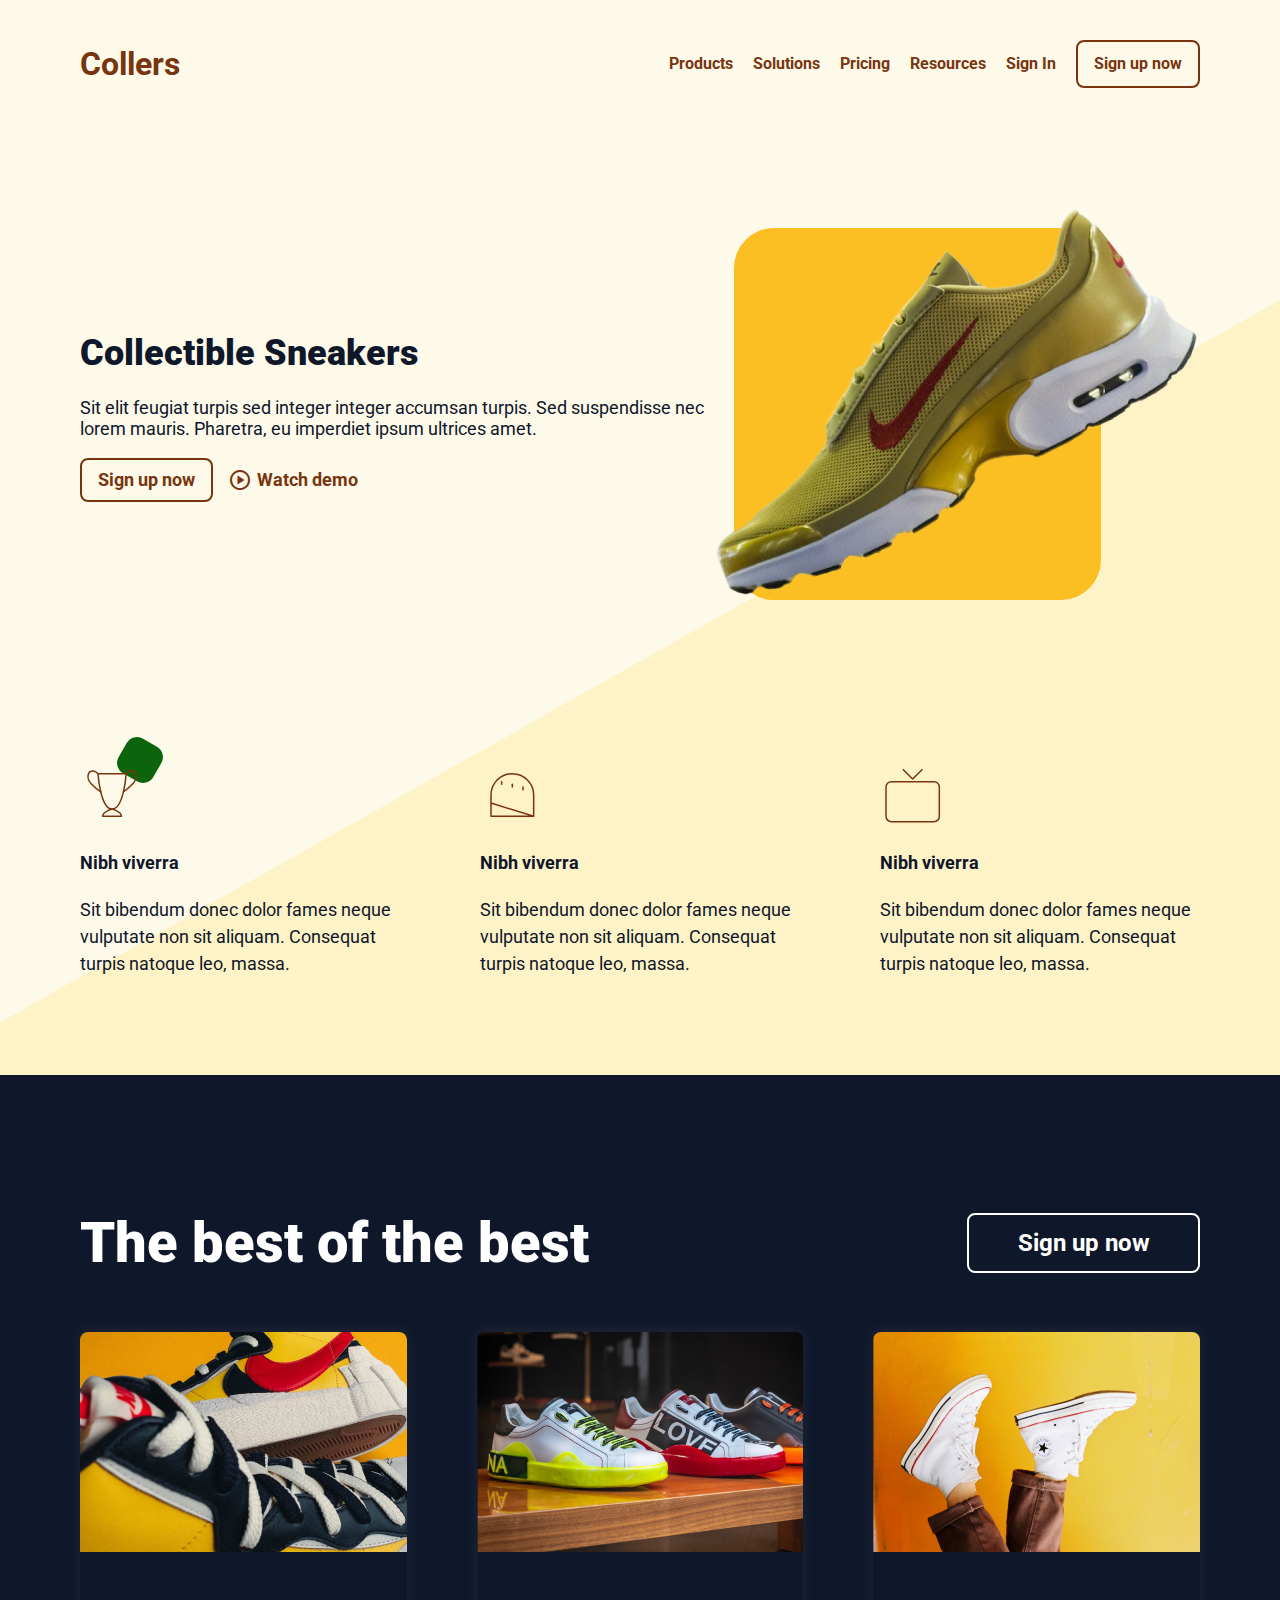
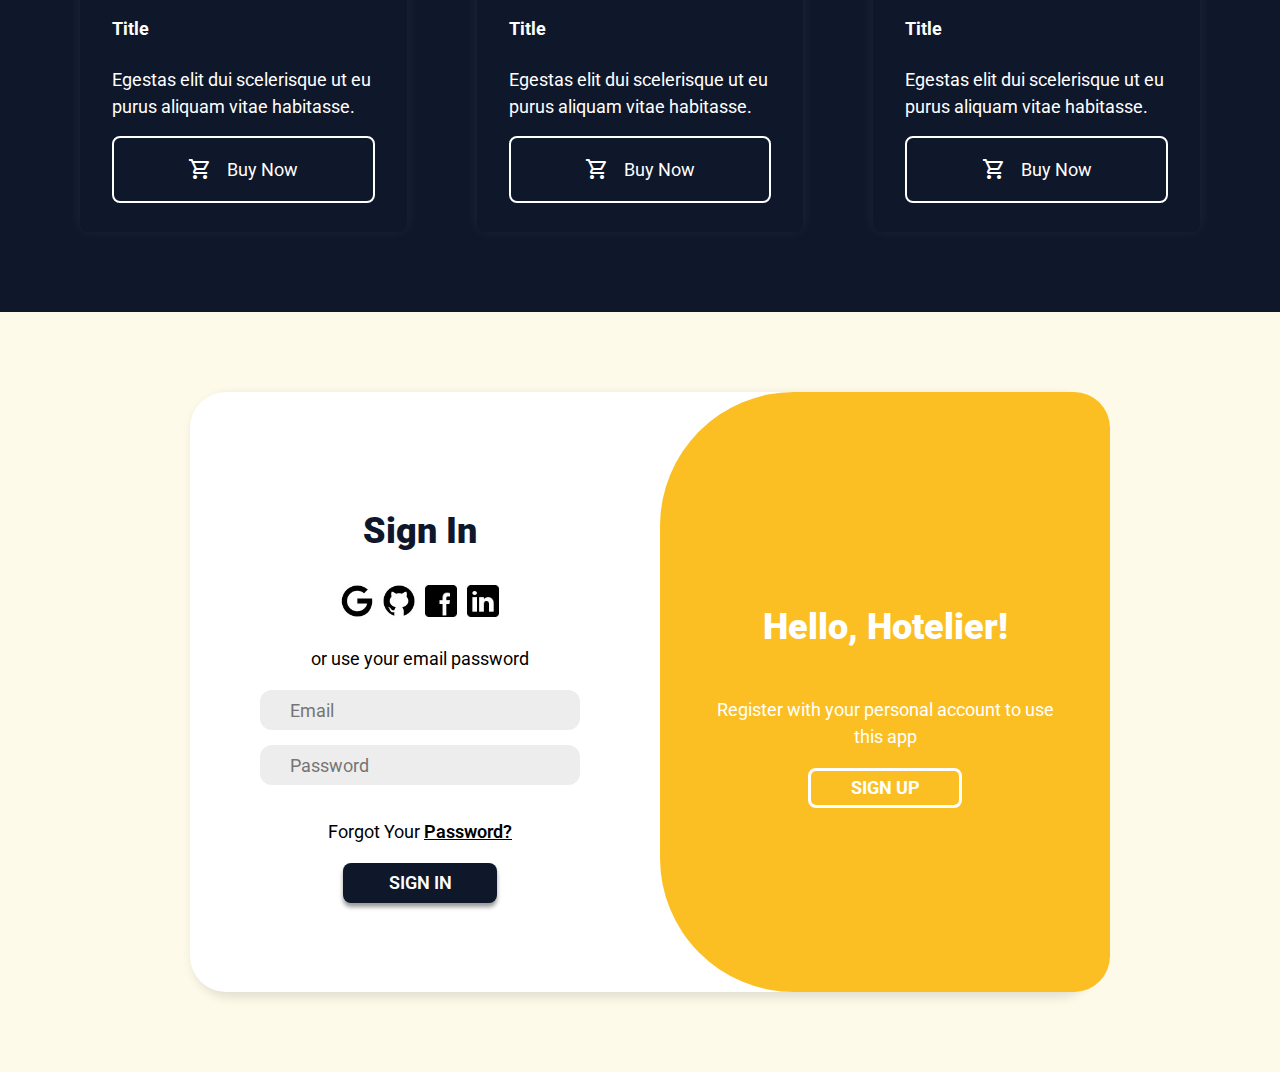
<file: index.html>
<!DOCTYPE html>
<html lang="en">
  <head>
    <meta charset="UTF-8" />
    <meta name="viewport" content="width=device-width, initial-scale=1.0" />
    <!-- <link
      rel="stylesheet"
      href="https://cdnjs.cloudflare.com/ajax/libs/remixicon/4.2.0/remixicon.min.css"
    /> -->
    <link rel="preconnect" href="https://fonts.googleapis.com" />
    <link rel="preconnect" href="https://fonts.gstatic.com" crossorigin />
    <link
      href="https://fonts.googleapis.com/css2?family=Roboto:wght@400;700;900&display=swap"
      rel="stylesheet"
    />
    <link
      rel="stylesheet"
      href="https://fonts.googleapis.com/css2?family=Material+Symbols+Outlined:opsz,wght,FILL,GRAD@24,400,0,0"
    />
    <link rel="stylesheet" href="./landing pages/css/normalize.css" />
    <link rel="stylesheet" href="./landing pages/css/landstyles.css" />
    <title>Collectible Sneakers</title>
  </head>
  <body>
    <img class="bgrect" src="./landing pages/images/Rectangle 31.png" alt="" />
    <nav class="header">
      <div class="logo"><a href="#">Collers</a></div>
      <div class="linksnbtn">
        <ul class="links">
          <li><a href="#">Products</a></li>
          <li><a href="#">Solutions</a></li>
          <li><a href="#">Pricing</a></li>
          <li><a href="#">Resources</a></li>
          <li><a href="#sect">Sign In</a></li>
          <li class="linkbtn1"><a href="#">Sign up now</a></li>
        </ul>
      </div>
    </nav>
    <!-- HERO SECTION -->
    <section class="herosec">
      <div class="col1">
        <h1>Collectible Sneakers</h1>
        <p>
          Sit elit feugiat turpis sed integer integer accumsan turpis. Sed
          suspendisse nec lorem mauris. Pharetra, eu imperdiet ipsum ultrices
          amet.
        </p>
        <div class="btns">
          <a href="#" class="col1btnlk">
            <div class="sign">Sign up now</div>
          </a>
          <a href="https://www.youtube.com" target="_blank" class="col1btnlk2">
            <div class="watch">
              <span class="material-symbols-outlined"> play_circle </span>Watch
              demo
            </div>
          </a>
        </div>
      </div>
      <div class="col2">
        <div class="gold">&nbsp;</div>
        <img src="landing pages/images/Foot.png" alt="" />
      </div>
    </section>
    <section class="vectsec">
      <div class="vectxt1">
        <div class="rect1">&nbsp;</div>
        <img src="./landing pages/images/trophy.svg" alt="trophy" />
        <h4>Nibh viverra</h4>
        <p>
          Sit bibendum donec dolor fames neque vulputate non sit aliquam.
          Consequat turpis natoque leo, massa.
        </p>
      </div>
      <div class="vectxt1">
        <img src="landing pages/images/tunnel.svg" alt="trophy" />
        <h4>Nibh viverra</h4>
        <p>
          Sit bibendum donec dolor fames neque vulputate non sit aliquam.
          Consequat turpis natoque leo, massa.
        </p>
      </div>
      <div class="vectxt1">
        <img src="landing pages/images/tv.svg" alt="trophy" />
        <h4>Nibh viverra</h4>
        <p>
          Sit bibendum donec dolor fames neque vulputate non sit aliquam.
          Consequat turpis natoque leo, massa.
        </p>
      </div>
    </section>
    <section class="backlit">
      <div class="txt">
        <h2>The best of the best</h2>
        <div class="btnlink"><a href="#">Sign up now</a></div>
      </div>
      <div class="cards">
        <div class="cd1">
          <div class="img"><img src="landing pages/images/pic1.png" alt="foot1" /></div>
          <div class="descr">
            <h4>Title</h4>
            <p>
              Egestas elit dui scelerisque ut eu purus aliquam vitae habitasse.
            </p>
          </div>
          <div class="cdbtn">
            <a href="#">
              <span class="material-symbols-outlined"> shopping_cart </span>
              <p>Buy Now</p>
            </a>
          </div>
        </div>
        <div class="cd1">
          <div class="img"><img src="./landing pages/images/pic2.png" alt="foot1" /></div>
          <div class="descr">
            <h4>Title</h4>
            <p>
              Egestas elit dui scelerisque ut eu purus aliquam vitae habitasse.
            </p>
          </div>
          <div class="cdbtn">
            <a href="#">
              <span class="material-symbols-outlined"> shopping_cart </span>
              <p>Buy Now</p>
            </a>
          </div>
        </div>
        <div class="cd1">
          <div class="img"><img src="./landing pages/images/pic3.png" alt="foot1" /></div>
          <div class="descr">
            <h4>Title</h4>
            <p>
              Egestas elit dui scelerisque ut eu purus aliquam vitae habitasse.
            </p>
          </div>
          <div class="cdbtn">
            <a href="#">
              <span class="material-symbols-outlined"> shopping_cart </span>
              <p>Buy Now</p>
            </a>
          </div>
        </div>
    </section>

    <!-- ==========================SIGNING PAGE================ -->
    <div class="sect" id="sect">
      <section class="loginpage">
        <div class="signin">
          <form action="">
            <h1>Sign In</h1>
            <div class="images">
              <img src="images/gog.jpeg" alt="" />
              <img src="images/git.jpeg" alt="" />
              <img src="images/fb.jpeg" alt="" />
              <img src="images/in.jpeg" alt="" />
            </div>
            <p>or use your email password</p>
              <!-- <div class="inputgroup"> -->
              <input type="email" placeholder="Email" />
              <input type="password" placeholder="Password" minlength="4" maxlength="12"/>
              <p>Forgot Your <a href="#">Password?</a></p>
              <button type="submit">SIGN IN</button>
              <!-- </div> -->
            </form>
          </div>
          <div class="helloside">
            <h1 style="color: #fff;">Hello, Hotelier!</h1>
            <p>Register with your personal account to use <br />this app</p>
            <button type="submit">SIGN UP</button>
          </div>
        </div>
      </section>
    </div>
  </body>
</html>
</file>
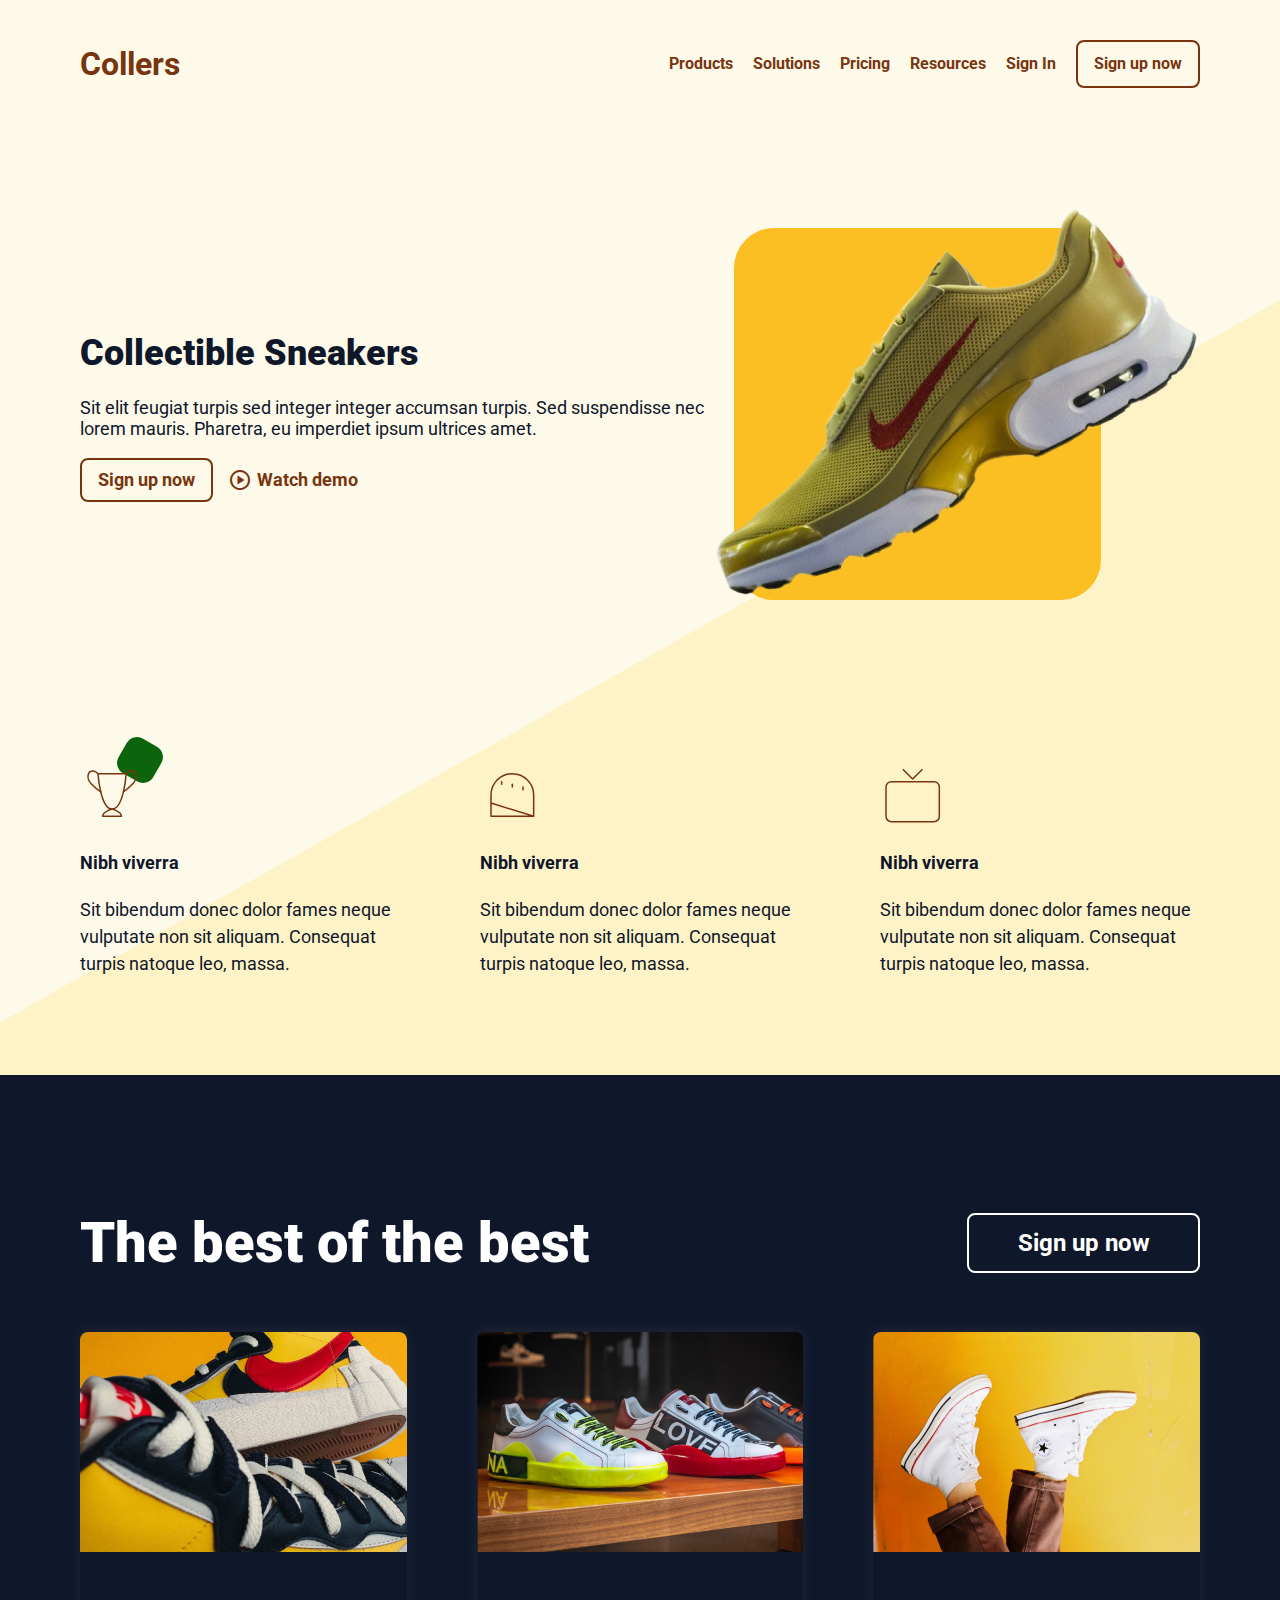
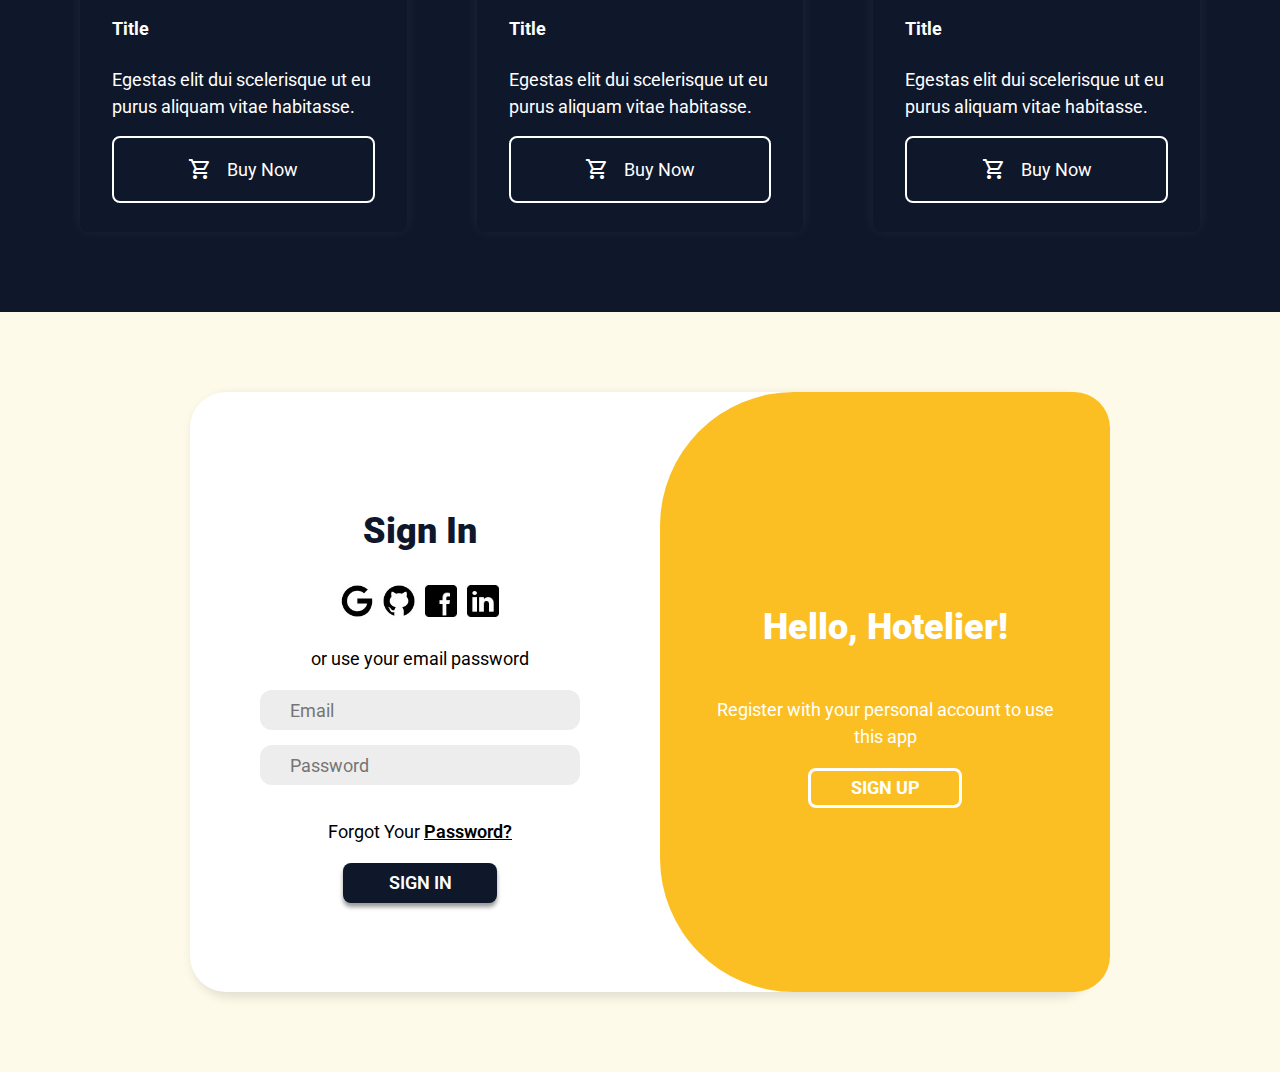
<file: landing pages/index.html>
<!DOCTYPE html>
<html lang="en">
  <head>
    <meta charset="UTF-8" />
    <meta name="viewport" content="width=device-width, initial-scale=1.0" />
    <!-- <link
      rel="stylesheet"
      href="https://cdnjs.cloudflare.com/ajax/libs/remixicon/4.2.0/remixicon.min.css"
    /> -->
    <link rel="preconnect" href="https://fonts.googleapis.com" />
    <link rel="preconnect" href="https://fonts.gstatic.com" crossorigin />
    <link
      href="https://fonts.googleapis.com/css2?family=Roboto:wght@400;700;900&display=swap"
      rel="stylesheet"
    />
    <link
      rel="stylesheet"
      href="https://fonts.googleapis.com/css2?family=Material+Symbols+Outlined:opsz,wght,FILL,GRAD@24,400,0,0"
    />
    <link rel="stylesheet" href="css/normalize.css" />
    <link rel="stylesheet" href="css/landstyles.css" />
    <title>Collectible Sneakers</title>
  </head>
  <body>
    <img class="bgrect" src="images/Rectangle 31.png" alt="" />
    <nav class="header">
      <div class="logo"><a href="#">Collers</a></div>
      <div class="linksnbtn">
        <ul class="links">
          <li><a href="#">Products</a></li>
          <li><a href="#">Solutions</a></li>
          <li><a href="#">Pricing</a></li>
          <li><a href="#">Resources</a></li>
          <li><a href="#sect">Sign In</a></li>
          <li class="linkbtn1"><a href="#">Sign up now</a></li>
        </ul>
      </div>
    </nav>
    <!-- HERO SECTION -->
    <section class="herosec">
      <div class="col1">
        <h1>Collectible Sneakers</h1>
        <p>
          Sit elit feugiat turpis sed integer integer accumsan turpis. Sed
          suspendisse nec lorem mauris. Pharetra, eu imperdiet ipsum ultrices
          amet.
        </p>
        <div class="btns">
          <a href="#" class="col1btnlk">
            <div class="sign">Sign up now</div>
          </a>
          <a href="https://www.youtube.com" target="_blank" class="col1btnlk2">
            <div class="watch">
              <span class="material-symbols-outlined"> play_circle </span>Watch
              demo
            </div>
          </a>
        </div>
      </div>
      <div class="col2">
        <div class="gold">&nbsp;</div>
        <img src="images/Foot.png" alt="" />
      </div>
    </section>
    <section class="vectsec">
      <div class="vectxt1">
        <div class="rect1">&nbsp;</div>
        <img src="images/trophy.svg" alt="trophy" />
        <h4>Nibh viverra</h4>
        <p>
          Sit bibendum donec dolor fames neque vulputate non sit aliquam.
          Consequat turpis natoque leo, massa.
        </p>
      </div>
      <div class="vectxt1">
        <img src="images/tunnel.svg" alt="trophy" />
        <h4>Nibh viverra</h4>
        <p>
          Sit bibendum donec dolor fames neque vulputate non sit aliquam.
          Consequat turpis natoque leo, massa.
        </p>
      </div>
      <div class="vectxt1">
        <img src="images/tv.svg" alt="trophy" />
        <h4>Nibh viverra</h4>
        <p>
          Sit bibendum donec dolor fames neque vulputate non sit aliquam.
          Consequat turpis natoque leo, massa.
        </p>
      </div>
    </section>
    <section class="backlit">
      <div class="txt">
        <h2>The best of the best</h2>
        <div class="btnlink"><a href="#">Sign up now</a></div>
      </div>
      <div class="cards">
        <div class="cd1">
          <div class="img"><img src="images/pic1.png" alt="foot1" /></div>
          <div class="descr">
            <h4>Title</h4>
            <p>
              Egestas elit dui scelerisque ut eu purus aliquam vitae habitasse.
            </p>
          </div>
          <div class="cdbtn">
            <a href="#">
              <span class="material-symbols-outlined"> shopping_cart </span>
              <p>Buy Now</p>
            </a>
          </div>
        </div>
        <div class="cd1">
          <div class="img"><img src="images/pic2.png" alt="foot1" /></div>
          <div class="descr">
            <h4>Title</h4>
            <p>
              Egestas elit dui scelerisque ut eu purus aliquam vitae habitasse.
            </p>
          </div>
          <div class="cdbtn">
            <a href="#">
              <span class="material-symbols-outlined"> shopping_cart </span>
              <p>Buy Now</p>
            </a>
          </div>
        </div>
        <div class="cd1">
          <div class="img"><img src="images/pic3.png" alt="foot1" /></div>
          <div class="descr">
            <h4>Title</h4>
            <p>
              Egestas elit dui scelerisque ut eu purus aliquam vitae habitasse.
            </p>
          </div>
          <div class="cdbtn">
            <a href="#">
              <span class="material-symbols-outlined"> shopping_cart </span>
              <p>Buy Now</p>
            </a>
          </div>
        </div>
    </section>

    <!-- ==========================SIGNING PAGE================ -->
    <div class="sect" id="sect">
      <section class="loginpage">
        <div class="signin">
          <form action="">
            <h1>Sign In</h1>
            <div class="images">
              <img src="images/gog.jpeg" alt="" />
              <img src="images/git.jpeg" alt="" />
              <img src="images/fb.jpeg" alt="" />
              <img src="images/in.jpeg" alt="" />
            </div>
            <p>or use your email password</p>
              <!-- <div class="inputgroup"> -->
              <input type="email" placeholder="Email" />
              <input type="password" placeholder="Password" minlength="4" maxlength="12"/>
              <p>Forgot Your <a href="#">Password?</a></p>
              <button type="submit">SIGN IN</button>
              <!-- </div> -->
            </form>
          </div>
          <div class="helloside">
            <h1 style="color: #fff;">Hello, Hotelier!</h1>
            <p>Register with your personal account to use <br />this app</p>
            <button type="submit">SIGN UP</button>
          </div>
        </div>
      </section>
    </div>
  </body>
</html>
</file>
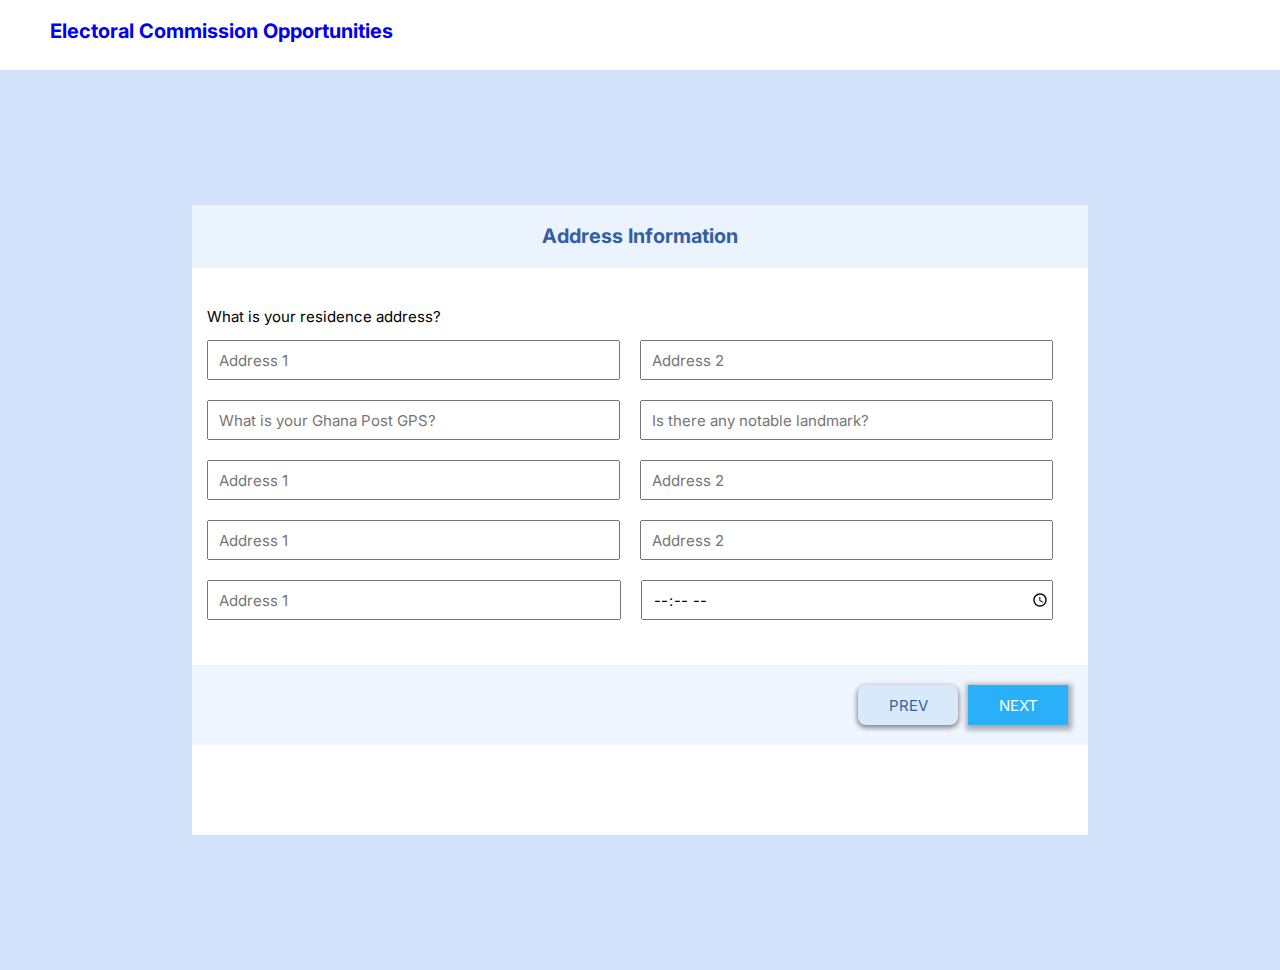
<file: electoral.html>
<!DOCTYPE html>
<html lang="en">
  <head>
    <meta charset="UTF-8" />
    <meta name="viewport" content="width=device-width, initial-scale=1.0" />
    <title>Document</title>
    <link rel="preconnect" href="https://fonts.googleapis.com" />
    <link rel="preconnect" href="https://fonts.gstatic.com" crossorigin />
    <link
      href="https://fonts.googleapis.com/css2?family=Inter:wght@400;600;700&display=swap"
      rel="stylesheet"
    />
    <link rel="stylesheet" href="css/normalize.css" />
    <link rel="stylesheet" href="css/electstyle.css" />
  </head>
  <body>
    <nav>
      <h3><a href="#">Electoral Commission Opportunities</a></h3>
    </nav>
    <div class="form">
      <form action="#" class="address">
        <div class="Addy">
          <h3>Address Information</h3>
        </div>
        <div class="residence">
          <div class="parag">
            <p>What is your residence address?</p>
          </div>
          <div class="addrey">
            <input type="text" name="Address1" id="" placeholder="Address 1" />
            <input type="text" name="Address1" id="" placeholder="Address 2" />
          </div>
          <div class="addrey">
            <input
              type="text"
              name="Address1"
              id=""
              placeholder="What is your Ghana Post GPS?"
            />
            <input
              type="text"
              name="Address1"
              id=""
              placeholder="Is there any notable landmark?"
            />
          </div>
          <div class="addrey">
            <input type="text" name="Address1" id="" placeholder="Address 1" />
            <input type="text" name="Address1" id="" placeholder="Address 2" />
          </div>
          <div class="addrey">
            <input type="text" name="Address1" id="" placeholder="Address 1" />
            <input type="text" name="Address1" id="" placeholder="Address 2" />
          </div>
          <div class="addrey">
            <input type="text" name="Address1" id="" placeholder="Address 1" />
            <input type="time" name="Address1" id="" placeholder="Address 2" />
          </div>
        </div>
        <div class="btns">
          <button class="btn1" type="submit">PREV</button
          ><button class="btn2" type="submit">NEXT</button>
        </div>
      </form>
    </div>
  </body>
</html>
</file>
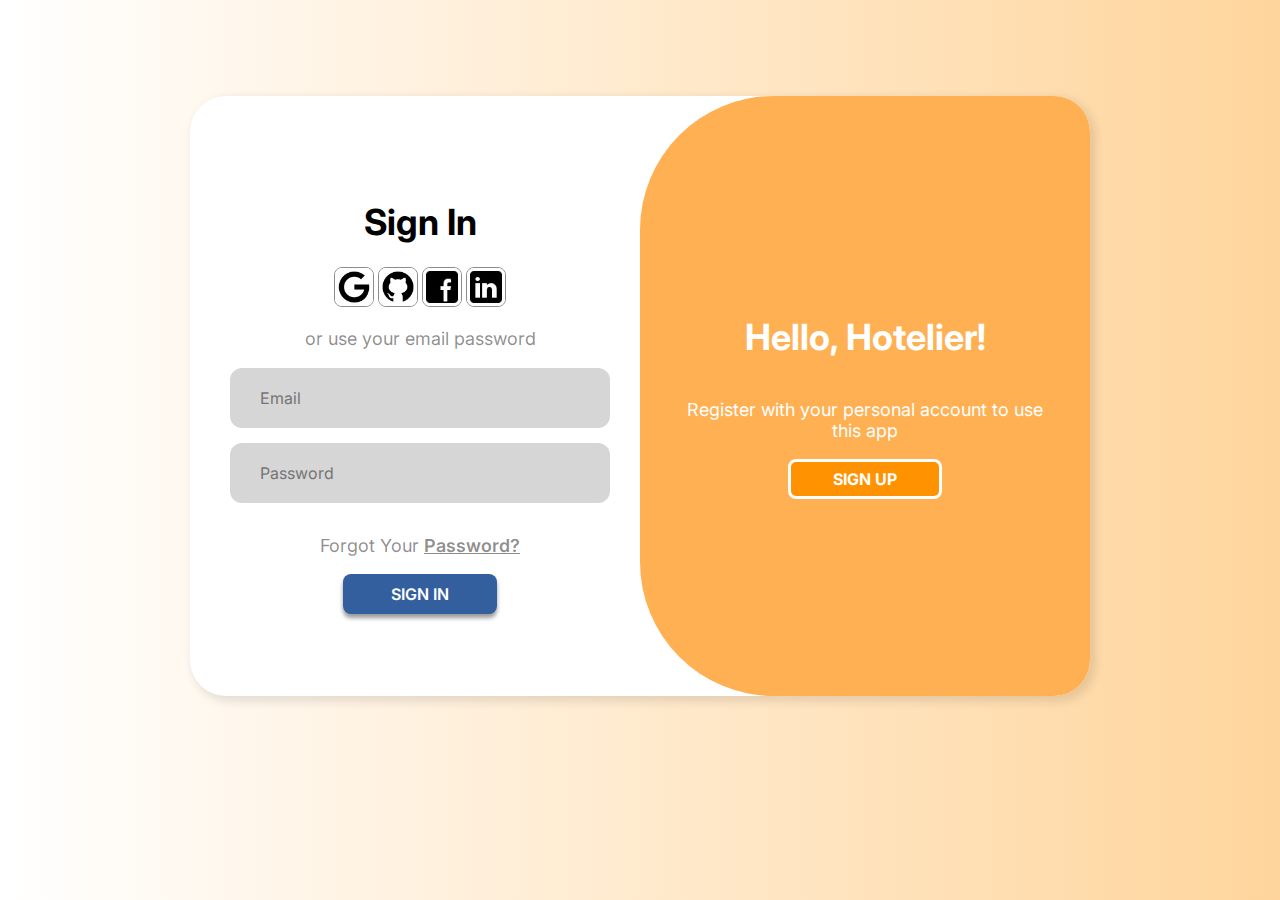
<file: signing.html>
<!DOCTYPE html>
<html lang="en">
  <head>
    <meta charset="UTF-8" />
    <meta name="viewport" content="width=device-width, initial-scale=1.0" />
    <title>Document</title>
    <link rel="preconnect" href="https://fonts.googleapis.com" />
    <link rel="preconnect" href="https://fonts.gstatic.com" crossorigin />
    <link
      href="https://fonts.googleapis.com/css2?family=Inter:wght@400;600;700&display=swap"
      rel="stylesheet"
    />
    <link rel="stylesheet" href="css/normalize.css" />
    <link rel="stylesheet" href="css/styles.css" />
  </head>
  <body>
    <section class="loginpage">
      <div class="signin">
        <form action="">
          <h1>Sign In</h1>
          <div class="images">
            <img src="images/gog.jpeg" alt="" />
            <img src="images/git.jpeg" alt="" />
            <img src="images/fb.jpeg" alt="" />     
            <img src="images/in.jpeg" alt="" />     
          </div>
          <p>or use your email password</p>
            <!-- <div class="inputgroup"> -->
            <input type="email" placeholder="Email" />
            <input type="password" placeholder="Password" minlength="4" maxlength="12"/>
            <p>Forgot Your <a href="#">Password?</a></p>
            <button type="submit">SIGN IN</button>
            <!-- </div> -->
          </form>
        </div>
        <div class="helloside">
          <h1>Hello, Hotelier!</h1>
          <p>Register with your personal account to use <br />this app</p>
          <button type="submit">SIGN UP</button>
        </div>
      </div>
    </section>
  </body>
</html>
</file>
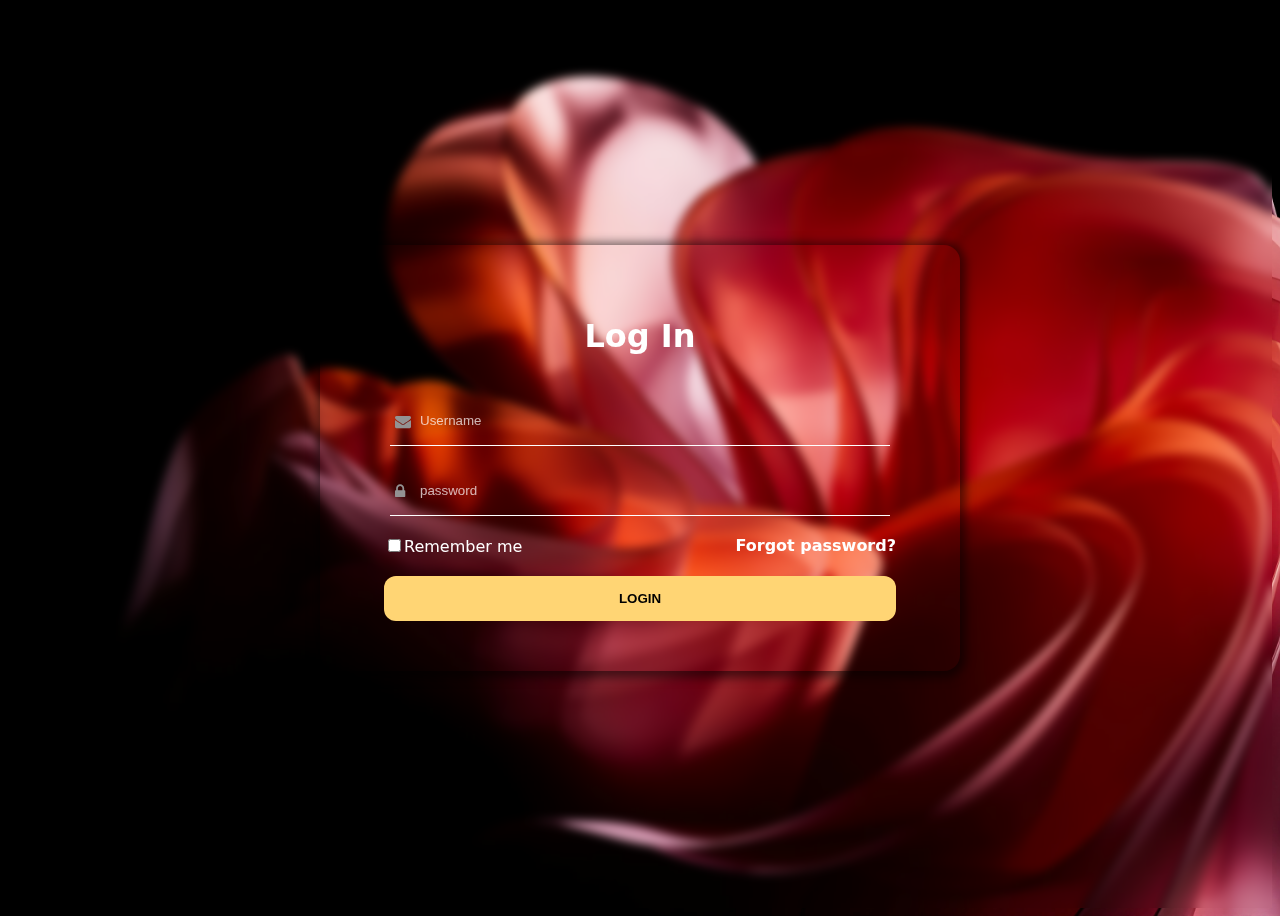
<file: loginform/logindex.html>
<!DOCTYPE html>
<html lang="en">
  <head>
    <meta charset="UTF-8" />
    <meta name="viewport" content="width=device-width, initial-scale=1.0" />
    <title>Document</title>
    <link
      rel="stylesheet"
      href="https://cdnjs.cloudflare.com/ajax/libs/font-awesome/4.7.0/css/font-awesome.min.css"
    />
    <link rel="stylesheet" href="loginstyles.css" />
  </head>
  <body>
    <form action="#" class="login">
      <h1>Log In</h3>
      <div>
        <i class="fa fa-envelope icon"></i>
        <input class="input-field" type="text" placeholder="Username" />
      </div>
      <div>
        <i class="fa fa-lock icon"></i>
        <input class="input-field" type="password" placeholder="password" />
      </div>
      <div class="remem">
        <div><input type="checkbox" id="Remember"><label for="Remember">Remember me</label></div>
        <div><a href="#">Forgot password?</a></div>
    </div>
    <div class="btn">
        <input type="submit" value="LOGIN">
    </div>
    </form>
  </body>
</html>
</file>
<file: landing pages/css/landstyles.css>
*,
::before,
::after {
  box-sizing: border-box;
}
:root {
  /* font-size: 6.25%; */
  /* ========= Defining colors */
  --primary-color: #78350f;
  --secondary-color: #fbbf24;
  --text-color: #0f172a;
  --background-color: #fefaea;
}
html {
  scroll-behavior: smooth;
}

body {
  /* background-image: url("../images/Rectangle\ 31.png");
  background-repeat: no-repeat; */
  line-height: 1.5;
  margin: 0;
  padding: 0;
  font-size: 18px;
  background-color: var(--background-color);
  font-family: "Roboto", Arial, Helvetica, sans-serif;
}
.bgrect {
  position: absolute;
  z-index: -1;
  right: 0;
  padding-top: 300px;
}
/* ====== heading fonts */
h1 {
  font-size: 72px;
  font-weight: 900;
  color: var(--text-color);
}
h2 {
  font-size: 56px;
  font-weight: 900;
}

/* ======== styling NAVBAR ======= */
.header {
  padding: 24px 80px;
  background-color: var(--background-color);
  color: var(--primary-color);
  display: flex;
  justify-content: space-between;
  align-items: center;
}
.header .logo {
  font-size: 32px;
}
.header .logo a {
  text-decoration: none;
  color: var(--primary-color);
  font-weight: 700;
}
.header .links {
  display: flex;
  align-items: center;
  list-style-type: none;
  gap: 20px;
  font-size: 16px;
  font-weight: 700;
}
.links a {
  text-decoration: none;
  color: var(--primary-color);
}
.links a:hover {
  border: 3px;
  border-bottom: 5px solid var(--primary-color);
  padding-bottom: 10px;
}
.links .linkbtn1 {
  border: 2px solid var(--primary-color);
  padding: 10px 16px;
  border-radius: 8px;
}
.linkbtn1:hover {
  a {
    color: #fff;
  }
  color: #fff;
  background-color: var(--primary-color);
}
/* =====styling Hero section */
.herosec {
  padding: 80px;
  display: flex;
  justify-content: space-between;
  align-items: center;
}
.herosec .col1 {
  line-height: 1.15;
}

.col1 p {
  max-width: 714px;
  color: var(--text-color);
}
.col1 .btns {
  display: flex;
  align-items: center;
  gap: 15px;
  color: var(--primary-color);
  font-weight: 700;
}
.btns a {
  color: var(--primary-color);
  border-radius: 8px;
  text-decoration: none;
  transition: all ease 0.5s;
}
.btns .col1btnlk:hover {
  background-color: var(--primary-color);
  color: var(--background-color);
}
.btns .col1btnlk2:hover {
  color: #95471a;
  transform: scale(1.02);
}
.btns .sign {
  border: 2px solid var(--primary-color);
  border-radius: 8px;
  padding: 10px 16px;
}
.btns .watch {
  display: flex;
  align-items: center;
  gap: 5px;
}
.col2 img {
  transition: all ease 0.5s;
}
.col2 .gold {
  background-color: var(--secondary-color);
  width: 367px;
  height: 372px;
  border-radius: 40px;
  position: absolute;
  z-index: -1;
  margin: 20px;
}
.col2 img:hover {
  transform: perspective(500px) rotateY(20deg);
}
/* ======styling vect sections ======= */
.vectsec {
  color: var(--text-color);
  display: flex;
  gap: 80px;
  padding: 80px;
  line-height: 1;
  /* overflow: hidden;
  background-clip: padding-box;
  position: relative; */
}
.vectsec p {
  max-width: 373px;
  line-height: 1.5;
}
.vectsec .rect1 {
  background-color: rgb(12, 101, 13);
  width: 40px;
  height: 40px;
  border-radius: 12px;
  transform: rotate(30deg);
  position: absolute;
  z-index: -1;
  left: 120px;
  top: 740px;
  /* top: 1px; */
}

/* ===== styling backlight section ====== */
.backlit {
  /* background-image: url("../images/Backlights.png"); */
  background-color: var(--text-color);
  /* background-repeat: no-repeat; */
  padding: 80px;
  color: #fff;
}
.backlit .txt {
  display: flex;
  justify-content: space-between;
  align-items: center;
}
.txt .btnlink {
  border: 2px solid #fff;
  padding: 10px 16px;
  border-radius: 8px;
  width: 233px;
  text-align: center;
  font-size: 24px;
  font-weight: 700;
}
.btnlink a {
  color: #fff;
  text-decoration: none;
}
.btnlink:hover {
  a {
    color: var(--secondary-color);
  }
  border: 2px solid var(--secondary-color);
}
.cards {
  display: flex;
  align-items: center;
  gap: 70px;
}
.cards .cd1,
.cd2,
.cd3 {
  width: 395px;
  height: 500px;
  border-radius: 8px;
  overflow: hidden;
  box-shadow: 0 -2px 15px rgba(255, 255, 255, 0.07);
  transition: all ease-in 0.3s;
}
.cards .cd1:hover,
.cd2:hover,
.cd3:hover {
  box-shadow: 0 -2px 15px rgba(255, 255, 255, 0.5);
  transform: scale(1.1);
}
.cd1,
.cd2,
.cd3 {
  height: 220px;
  margin-bottom: 0;
}
.cards .descr {
  padding: 32px;
  margin-bottom: 5px;
  height: 132px;
}
.cards .cdbtn {
  margin-top: 5px;
  padding: 32px;
  height: 130px;
  padding-top: 40px;
}
.cdbtn a {
  border: 2px solid #fff;
  border-radius: 8px;
  color: #fff;
  display: flex;
  justify-content: center;
  align-items: center;
  gap: 15px;
  text-decoration: none;
  transition: all ease 0.5s;
}
.cdbtn a:hover {
  background-color: #152037;
  font-size: 20px;
}

/* ============ SIGNING STYLES ================= */
.sect {
  display: flex;
  justify-content: center;
  align-items: center;
  padding: 80px;
}
.loginpage {
  /* margin-top: 0; */
  /* background-image: linear-gradient(90deg, #fff, #ffd59c); */
  /* width: 100vw;
  height: 100vh; */
  background-color: #fff;
  display: flex;
  justify-content: center;
  align-items: center;
  width: 900px;
  height: 600px;
  border-radius: 36px;
  padding-left: 0;
  padding-right: 0;
  box-shadow: 4px 4px 10px 2px rgba(0, 0, 0, 0.1);
}
h1 {
  font-size: 36px;
}
p {
  font-size: 18px;
  color: var(--color-body);
}
p a {
  color: var(--color-body);
  font-weight: 600;
}
.signin {
  /* display: flex;
  flex-direction: column;
  justify-content: center;
  align-items: center; */
  padding-right: 30px;
  width: 50%;
}
.signin form {
  display: flex;
  flex-direction: column;
  justify-content: center;
  align-items: center;
  text-align: center;
}
form img {
  width: 38px;
  height: 38px;
  border-radius: 8px;
  border: 1px solid var(--color-body);
  /* padding: 7px; */
}
form input {
  width: 320px;
  height: 40px;
  border-radius: 12px;
  outline: 0;
  border: 0;
  background-color: #eeeded;
  padding: 10px 30px;
  margin-bottom: 15px;
}
/* 2ND SIDE OF THE FORM - ORANGE */
.helloside {
  color: #fff;
  display: flex;
  flex-direction: column;
  justify-content: center;
  align-items: center;
  text-align: center;
  background-color: var(--secondary-color);
  width: 50%;
  height: inherit;
  margin-right: -40px;
  border-top-left-radius: 134px;
  border-bottom-left-radius: 134px;
  border-top-right-radius: 36px;
  border-bottom-right-radius: 36px;
}
form button {
  width: 154px;
  height: 40px;
  background-color: var(--text-color);
  color: #fff;
  border-radius: 8px;
  font-weight: 600;
  border: 0;
  box-shadow: 0 4px 4px 0 rgba(0, 0, 0, 0.4);
}

.helloside p {
  color: #fff;
}
.helloside button {
  width: 154px;
  height: 40px;
  color: #fff;
  background-color: var(--color-secondary);
  border: 3px solid #fff;
  border-radius: 8px;
  font-weight: 700;
  padding: 5px 25px;
}
</file>
<file: css/electstyle.css>
*,
::before,
::after {
  box-sizing: border-box;
}
:root {
  --color-primary: #53cbff;
  --color-secondary: #ebf3ff;
  --color-accent: #345f9f;
  --color-headings: #1b0760;
  --color-body: rgba(0, 0, 0, 0.45);
  font-size: 6.25%;
  font-family: "Inter", Arial, Helvetica, sans-serif;
}
body {
  background-color: #d2e2fb;
  /* margin: 0; */
}
h3 {
  font-size: 20rem;
}
nav {
  background-color: #fff;
  padding-left: 50rem;
  height: 70px;
  display: flex;
  justify-content: flex-start;
}
nav h3 a {
  text-decoration: none;
}
.form {
  height: 100vh;
  display: flex;
  flex-direction: row;
  justify-content: center;
  align-items: center;
}
.address {
  background-color: #fff;
  display: flex;
  flex-direction: column;
  /* justify-content: center; */
  align-items: center;
  width: 70vw;
  height: 70vh;
}

.address .Addy {
  text-align: center;
  background-color: var(--color-secondary);
  color: var(--color-accent);
  width: inherit;
}
.address .addrey {
  display: flex;
  /* justify-content: space-between; */
}

/*.addrey*/
input {
  width: 800px;
  margin-right: 20px;
  margin-bottom: 20px;
  height: 40px;
  font-size: 15px;
  padding-left: 10px;
}
.address .residence {
  /* height: 40vh; */
  display: block;
  /* border: 1px solid gray; */
  width: 70vw;
  padding: 25rem 15rem;
}

.residence p {
  font-size: 15rem;
  text-align: left;
}
.residence form {
  text-align: center;
  display: flex;
  flex-direction: column;
  justify-content: center;
  align-items: center;
}
.address .btns {
  display: flex;
  flex-direction: row;
  justify-content: flex-end;
  padding-top: 15rem;
  padding-bottom: 15rem;
  padding-right: 15rem;
  background-color: #f0f6ff;
  width: inherit;
}
button {
  width: 100px;
  height: 40px;
  margin: 5px;
  font-size: 15px;
}
.btns .btn1 {
  background-color: rgb(216, 234, 249);
  border: 0;
  border-radius: 8px;
  color: #345f9f;
  box-shadow: 0 2px 5px 1px rgba(0, 0, 0, 0.45);
}
.btns .btn2 {
  background-color: rgb(216, 234, 249);
  border: 0;
  background-color: #2ab0f8;
  box-shadow: 1px 2px 5px 3px rgba(0, 0, 0, 0.3);
  color: #fff;
}
</file>
<file: css/styles.css>
* {
  /* box-sizing: border-box; */
}
:root {
  --color-primary: #ffb053;
  --color-secondary: #ff9200;
  --color-accent: #345f9f;
  --color-headings: #1b0760;
  --color-body: rgba(0, 0, 0, 0.45);
}
body {
  /* margin: 0;
  padding: 0; */
  background-image: linear-gradient(90deg, #fff, #ffd59c);
  font-family: "Inter", Arial, Helvetica, sans-serif;
  display: flex;
  flex-direction: row;
  justify-content: center;
  align-items: center;
  padding-top: 6rem;
}
.loginpage {
  /* margin-top: 0; */
  /* background-image: linear-gradient(90deg, #fff, #ffd59c); */
  /* width: 100vw;
  height: 100vh; */
  background-color: #fff;
  display: flex;
  justify-content: center;
  align-items: center;
  width: 900px;
  height: 600px;
  border-radius: 36px;
  padding-left: 0;
  padding-right: 0;
  box-shadow: 4px 4px 10px 2px rgba(0, 0, 0, 0.1);
}
h1 {
  font-size: 36px;
}
p {
  font-size: 18px;
  color: var(--color-body);
}
p a {
  color: var(--color-body);
  font-weight: 600;
}
.signin {
  /* display: flex;
  flex-direction: column;
  justify-content: center;
  align-items: center; */
  padding-right: 30px;
}
.signin form {
  display: flex;
  flex-direction: column;
  justify-content: center;
  align-items: center;
  text-align: center;
}
form img {
  width: 38px;
  height: 38px;
  border-radius: 8px;
  border: 1px solid var(--color-body);
  /* padding: 7px; */
}
form input {
  width: 320px;
  height: 40px;
  border-radius: 12px;
  outline: 0;
  border: 0;
  background-color: #d6d6d6;
  padding: 10px 30px;
  margin-bottom: 15px;
}
/* 2ND SIDE OF THE FORM - ORANGE */
.helloside {
  color: #fff;
  display: flex;
  flex-direction: column;
  justify-content: center;
  align-items: center;
  text-align: center;
  background-color: var(--color-primary);
  width: 50%;
  height: inherit;
  margin-right: -40px;
  border-top-left-radius: 134px;
  border-bottom-left-radius: 134px;
  border-top-right-radius: 36px;
  border-bottom-right-radius: 36px;
}
form button {
  width: 154px;
  height: 40px;
  background-color: var(--color-accent);
  color: #fff;
  border-radius: 8px;
  font-weight: 600;
  border: 0;
  box-shadow: 0 4px 4px 0 rgba(0, 0, 0, 0.4);
}

.helloside p {
  color: #fff;
}
.helloside button {
  width: 154px;
  height: 40px;
  color: #fff;
  background-color: var(--color-secondary);
  border: 3px solid #fff;
  border-radius: 8px;
  font-weight: 700;
  padding: 5px 25px;
}
</file>
<file: loginform/loginstyles.css>
*,
::before,
::after {
  box-sizing: border-box;
}

body {
  background-image: url(images/lindstrom.jpg);
  background-repeat: no-repeat;
  background-size: cover;
  color: #fff;
  padding: 80px;
  display: flex;
  justify-content: center;
  align-items: center;
  height: 100vh;
  -webkit-backdrop-filter: blur(5px);
  font-family: system-ui, -apple-system, BlinkMacSystemFont, "Segoe UI", Roboto,
    Oxygen, Ubuntu, Cantarell, "Open Sans", "Helvetica Neue", sans-serif;
  backdrop-filter: blur(5px);
}
h1 {
  font-weight: bold;
}
.login {
  position: relative;
  display: flex;
  flex-direction: column;
  justify-content: center;
  align-items: center;
  width: 40rem;
  /* border: 1px solid gold; */
  border: 0;
  border-radius: 16px;
  box-shadow: 1px 2px 10px 5px rgba(1, 1, 1, 0.5);
  padding: 50px;
  gap: 20px;
}
div i {
  position: absolute;
  padding-left: 5px;
  margin-top: 17px;
  color: rgb(147, 147, 147);
}
div .input-field {
  color: #fff;
  padding-left: 30px;
  height: 50px;
  width: 500px;
  border: 0;
  border-bottom: 1px solid #fff;
  background-color: rgba(1, 1, 1, 0);
}
div .input-field::placeholder {
  color: #fff;
  opacity: 0.7;
}
.input-field i {
  color: #fff;
}
.remem {
  /* border: 1px solid gold; */
  width: 32rem;
  display: flex;
  justify-content: space-between;
}
.remem a {
  text-decoration: none;
  color: white;
  font-weight: bold;
}
.btn input {
  /* display: flex; */
  width: 32rem;
  padding: 15px 20px;
  background-color: #ffd574;
  border: 0;
  border-radius: 12px;
  font-weight: bold;
}
</file>
